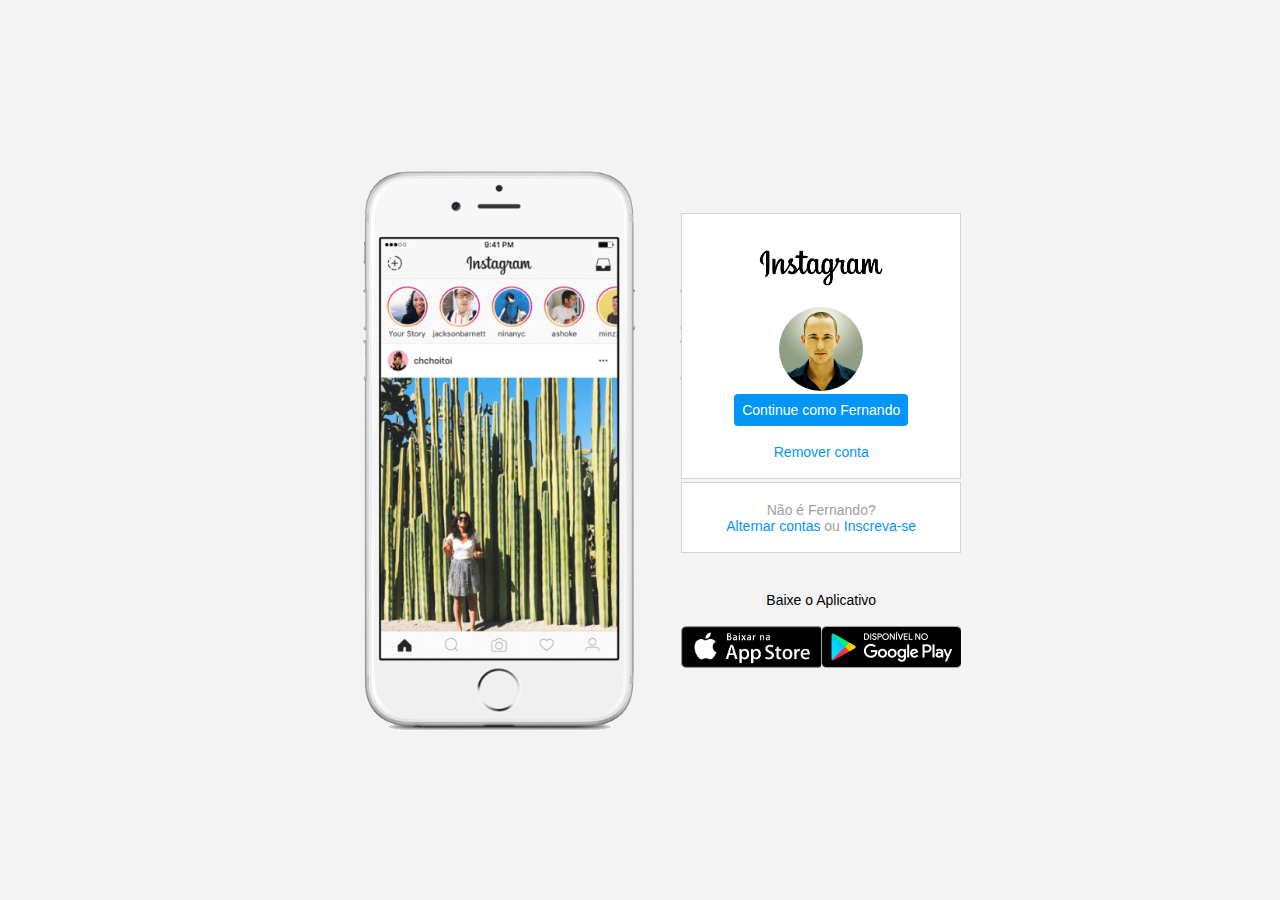
<file: Index.html>
<!DOCTYPE html>
<html lang="PT-BR">
<head>
    <meta charset="UTF-8">
    <meta name="viewport" content="width=device-width, initial-scale=1.0">
    <title>Instagram</title>
    <link rel="stylesheet" href="style.css">
</head>
<body>
     <div class="container"> 
             <div class="phone">
            <img src="img/cel1.png" alt="celular2">
             </div>
            <div class="sideD">
                <div class="telalogin">
                     <img src="img/Instagram-Logo.png" class="logoinstagram" alt="logo instagram">
                    <div class="profile">
                     <img src="img/perfil.jpg" alt="profilefoto">
                    </div>
                    <a href="#" class="logininstagram">Continue como Fernando </a>
                    <a href="#" class="removerconta">Remover conta</a>
                </div>
                <div class="telalogin">
                      <p class="not-acount">Não é Fernando?</p>
                      <p class="not-acount">
                    <span class="link-blue">Alternar contas</span>
                    ou
                    <span class="link-blue">Inscreva-se</span>
                     </p>
                 </div>
                <div class="getapp">
                    <p class="getapp">Baixe o Aplicativo</p>
                    <div class="download">
                        <a href="#" class="appdownload"></a>
                        <a href="#" class="appdownload"></a>
                    </div>
            </div>
           
            </div>
         </div>
     </div>
</body>
</html>
</file>
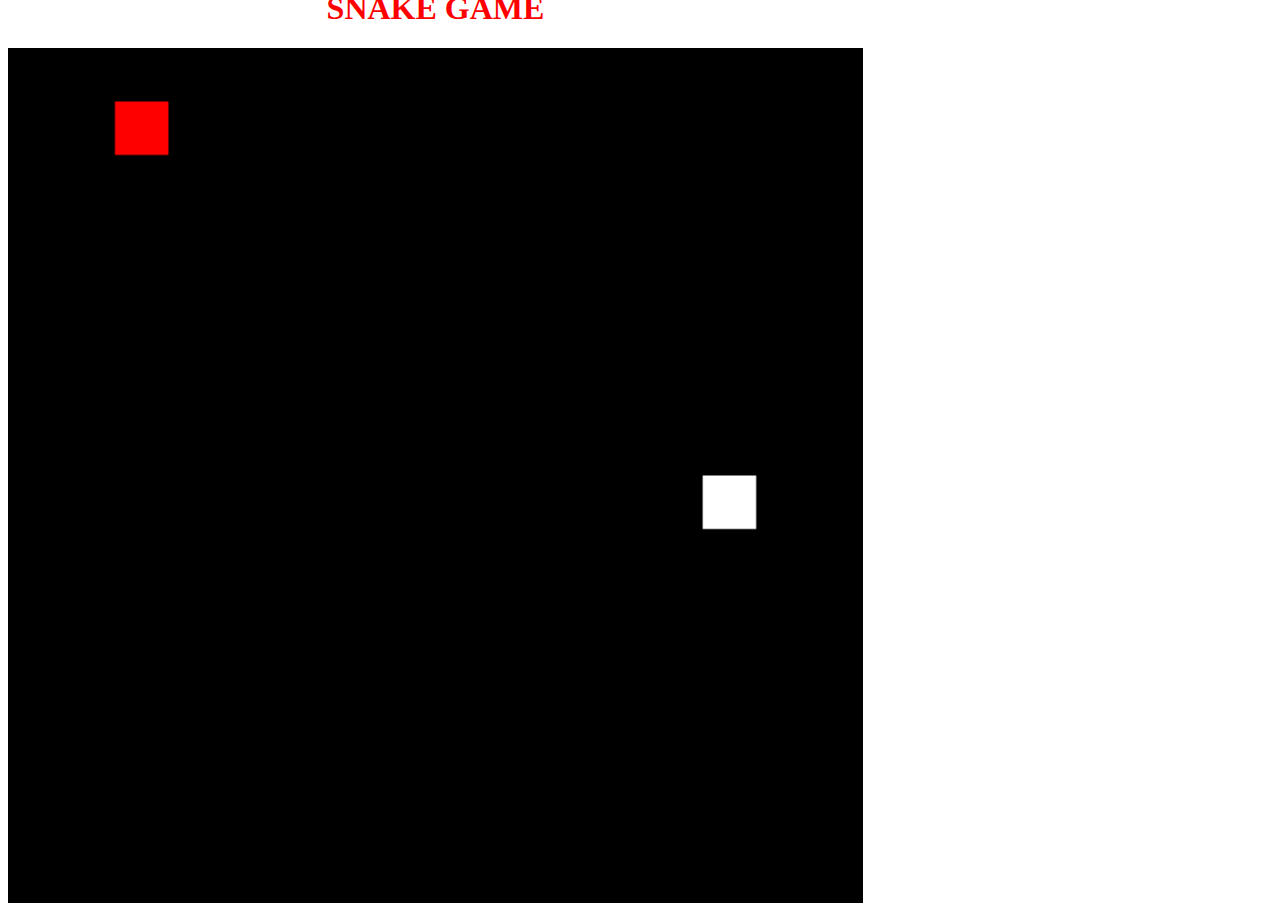
<file: cobra/Index.html>
<!DOCTYPE html>
<html lang="en">
<head>
    <meta charset="UTF-8">
    <meta http-equiv="X-UA-Compatible" content="IE=edge">
    <meta name="viewport" content="width=device-width, initial-scale=1.0">
    <title>SNAKE</title>
    <script defer src="main.js"></script>
    <link rel="stylesheet" href="estilo.css">
</head>
<body>
    <h1> SNAKE GAME</h1>
    <canvas  id="snake" width="512" height="512"></canvas>

</body>
</html>
</file>
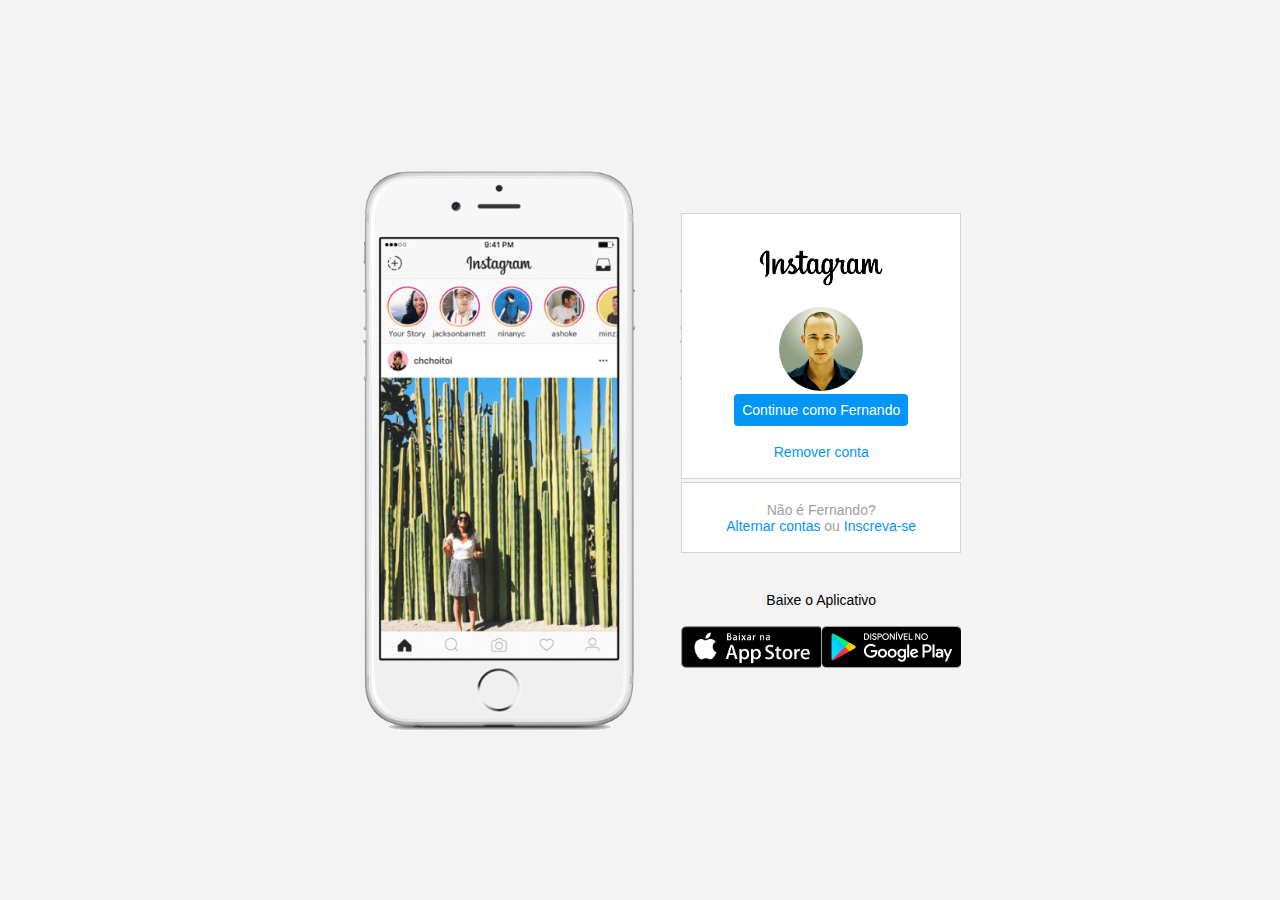
<file: Instagram/Index.html>
<!DOCTYPE html>
<html lang="PT-BR">
<head>
    <meta charset="UTF-8">
    <meta name="viewport" content="width=device-width, initial-scale=1.0">
    <title>Instagram</title>
    <link rel="stylesheet" href="style.css">
</head>
<body>
     <div class="container"> 
             <div class="phone">
            <img src="img/cel1.png" alt="celular2">
             </div>
            <div class="sideD">
                <div class="telalogin">
                     <img src="img/Instagram-Logo.png" class="logoinstagram" alt="logo instagram">
                    <div class="profile">
                     <img src="./img/perfil.jpg" alt="profilefoto">
                    </div>
                    <a href="#" class="logininstagram">Continue como Fernando </a>
                    <a href="#" class="removerconta">Remover conta</a>
                </div>
                <div class="telalogin">
                      <p class="not-acount">Não é Fernando?</p>
                      <p class="not-acount">
                    <span class="link-blue">Alternar contas</span>
                    ou
                    <span class="link-blue">Inscreva-se</span>
                     </p>
                 </div>
                <div class="getapp">
                    <p class="getapp">Baixe o Aplicativo</p>
                    <div class="download">
                        <a href="#" class="appdownload"></a>
                        <a href="#" class="appdownload"></a>
                    </div>
            </div>
           
            </div>
         </div>
     </div>
</body>
</html>
</file>
<file: style.css>
*{
   padding: 0;
   margin: 0;
   text-decoration: none;
   box-sizing: border-box;
   font-size: 14px;
   font-family: Arial, Helvetica, sans-serif;
}
body{
    width: 100%;
    min-height: 100vh;
    margin: 0;
    padding: 0;
    background-color: rgb(243, 243, 243);
    display: flex;
    justify-content: center;
    
}
.container{
    display: flex;
    align-items:center;
    justify-content: start;
    width: auto;
    height: auto;
    

}
.phone{
    display: flex;
    justify-content: center;
    align-items: center;
    width: 100%;
    height: 100%;
    
}
.phone img{
    height: 45rem;
}
.sideD{
    display: flex;
    align-items: center;
    justify-content: space-around;
    flex-direction: column;
    width: 100%;
    min-height: 34rem;
}
.telalogin{
    display: flex;
    justify-content: space-between;
    align-items: center;
    flex-direction: column;
    background-color: #ffffff;
    width: 100%;
    padding: 1.3rem 0;
    border: 1px solid lightgray;

}
.telalogin:nth-child(1){
    min-height: 19rem;

}
.logoinstagram{
    height: 5rem;
}
.profile{
display: flex;
justify-content: center;
align-items: center;
border-radius: 50%;
overflow: hidden;
}
.profile img{
    height: 6rem;
}
.logininstagram{
    background-color: #0095f6;
    color: white;
    padding: 8px;
    border-radius: 4px;
}
.removerconta{
    color: #0095f6;
    margin-top: 1rem;
    justify-content: center;
}
.not-acount{
    color: rgb(160,160,160);
}
.link-blue{
    color: #0095f6;
}
.getapp{
    display: flex;
    flex-direction: column;
    align-items: center;
    justify-content: center;
    width: 100%;
    padding: 1.3rem 0;
}
.download{
    display: flex;
    width: 100%;
    justify-content: space-evenly;
    align-items: center;
}
.appdownload{
    height: 3rem;
    width: 10rem;
    background-size: cover;
    }
    .appdownload:nth-child(1){
        background-image: url(img/Apple.png);
    }
    .appdownload:nth-child(2){
        background-image: url(img/google.png);
    }

 
    @media(max-width:550px){
     .container{
         width: 90%;
     }
     .phone{
         display: none;
     }
     .telalogin{
         width: 70%;
     }

 }
</file>
<file: cobra/estilo.css>
body{
    height: 95vh;
    width: 95vh;
    display: flex;
    justify-content: center;
    text-align: center;
    flex-direction: column;
}
h1{
    color: red;
}
</file>
<file: Instagram/style.css>
*{
   padding: 0;
   margin: 0;
   text-decoration: none;
   box-sizing: border-box;
   font-size: 14px;
   font-family: Arial, Helvetica, sans-serif;
}
body{
    width: 100%;
    min-height: 100vh;
    margin: 0;
    padding: 0;
    background-color: rgb(243, 243, 243);
    display: flex;
    justify-content: center;
    
}
.container{
    display: flex;
    align-items:center;
    justify-content: start;
    width: auto;
    height: auto;
    

}
.phone{
    display: flex;
    justify-content: center;
    align-items: center;
    width: 100%;
    height: 100%;
    
}
.phone img{
    height: 45rem;
}
.sideD{
    display: flex;
    align-items: center;
    justify-content: space-around;
    flex-direction: column;
    width: 100%;
    min-height: 34rem;
}
.telalogin{
    display: flex;
    justify-content: space-between;
    align-items: center;
    flex-direction: column;
    background-color: #ffffff;
    width: 100%;
    padding: 1.3rem 0;
    border: 1px solid lightgray;

}
.telalogin:nth-child(1){
    min-height: 19rem;

}
.logoinstagram{
    height: 5rem;
}
.profile{
display: flex;
justify-content: center;
align-items: center;
border-radius: 50%;
overflow: hidden;
}
.profile img{
    height: 6rem;
}
.logininstagram{
    background-color: #0095f6;
    color: white;
    padding: 8px;
    border-radius: 4px;
}
.removerconta{
    color: #0095f6;
    margin-top: 1rem;
    justify-content: center;
}
.not-acount{
    color: rgb(160,160,160);
}
.link-blue{
    color: #0095f6;
}
.getapp{
    display: flex;
    flex-direction: column;
    align-items: center;
    justify-content: center;
    width: 100%;
    padding: 1.3rem 0;
}
.download{
    display: flex;
    width: 100%;
    justify-content: space-evenly;
    align-items: center;
}
.appdownload{
    height: 3rem;
    width: 10rem;
    background-size: cover;
    }
    .appdownload:nth-child(1){
        background-image: url(img/Apple.png);
    }
    .appdownload:nth-child(2){
        background-image: url(img/google.png);
    }

 
    @media(max-width:550px){
     .container{
         width: 90%;
     }
     .phone{
         display: none;
     }
     .telalogin{
         width: 70%;
     }

 }
</file>
